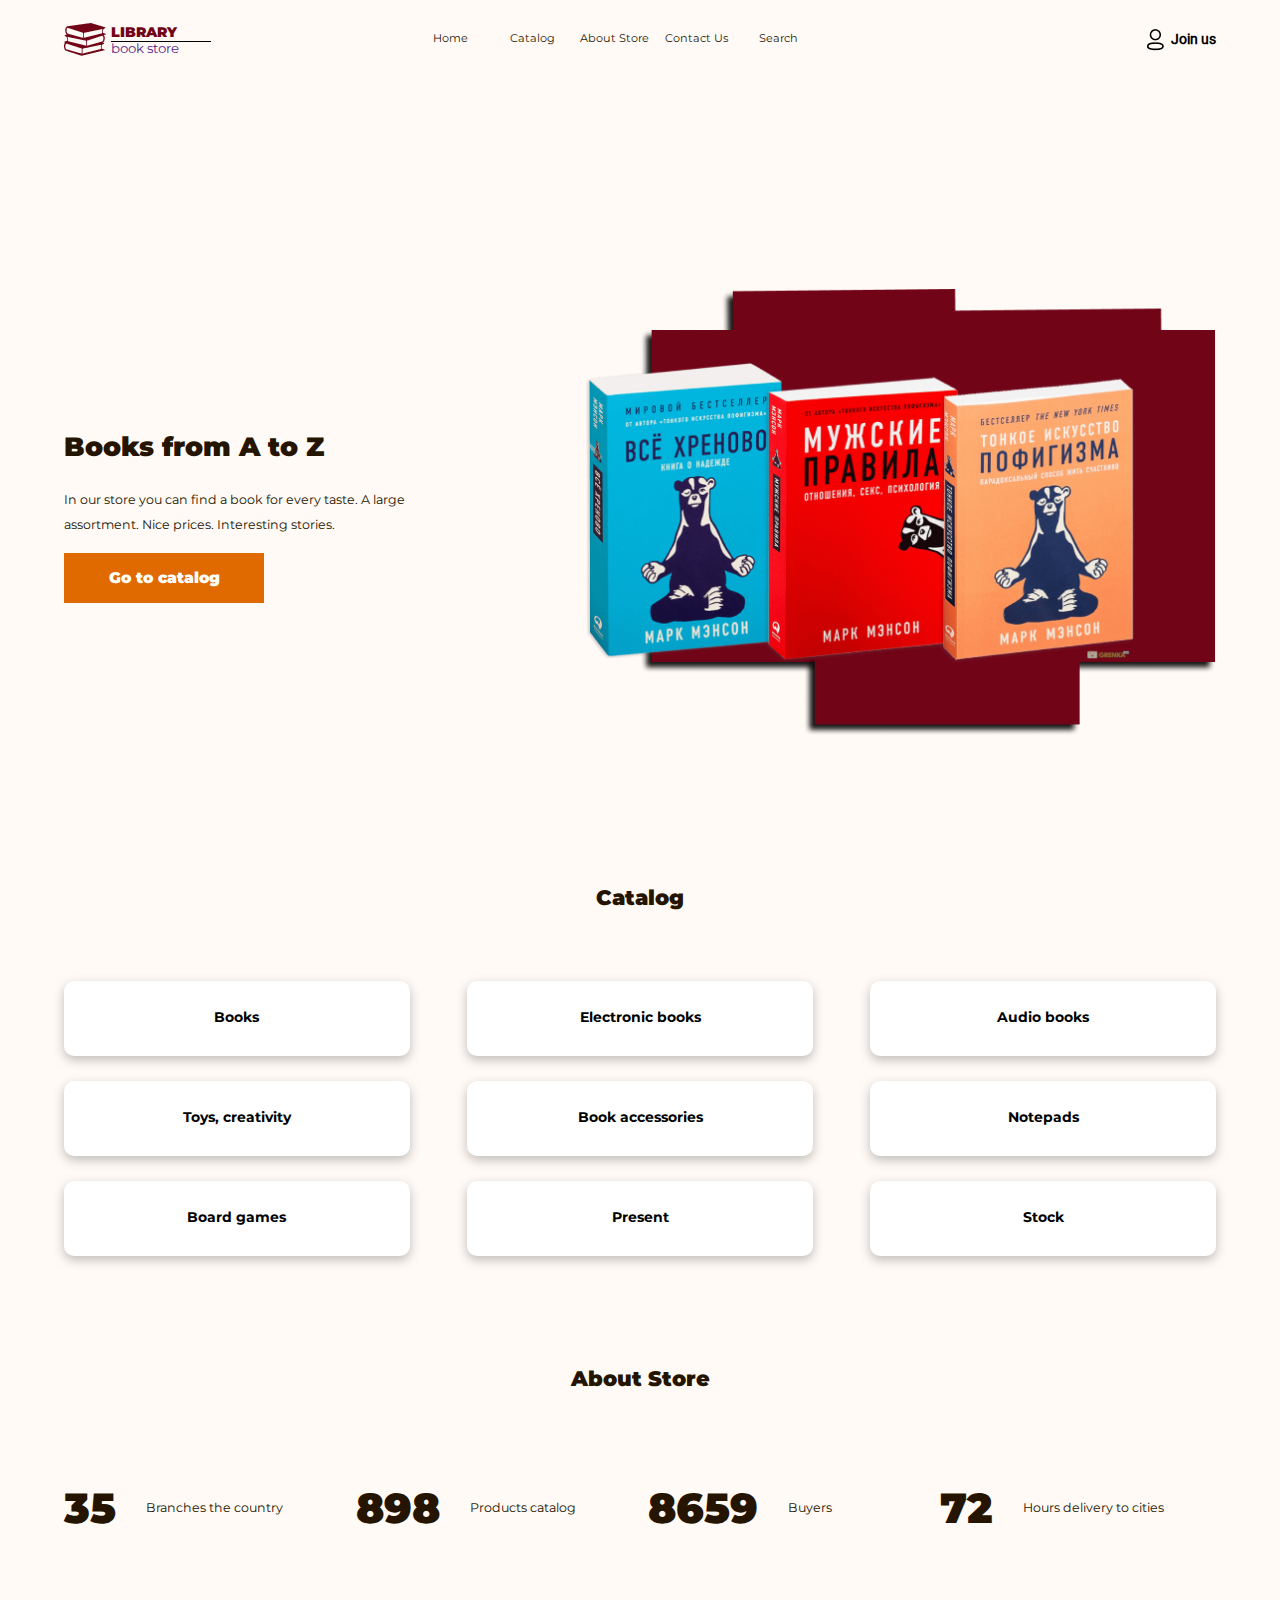
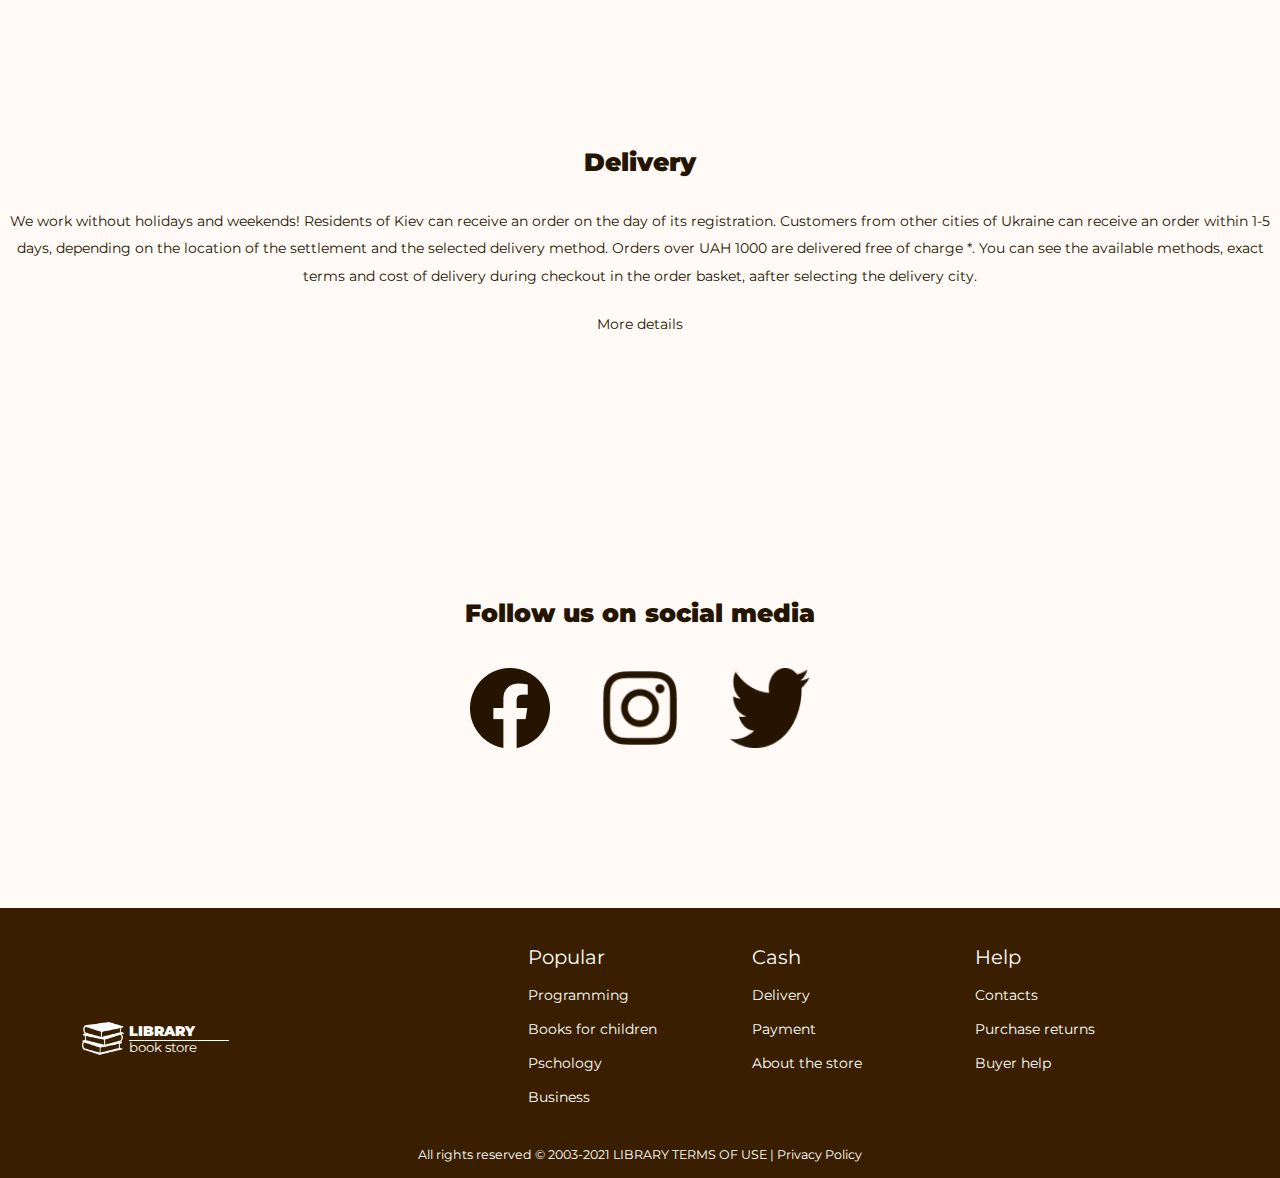
<file: index.html>
<!DOCTYPE html>
<html lang="en">
<head>
    <meta charset="UTF-8">
    <meta name="viewport" content="width=device-width, initial-scale=1.0">
    <meta name="author" content="Mahammad">
    <meta name="keywords" content="book, bookstore, famous books">
    <meta name="description" content="Bookstore of all famous books">

    <link rel="stylesheet" href="./assets/css/reset.css">
    <link rel="stylesheet" href="./assets/css/color/color.css">
    <link rel="stylesheet" href="./assets/css/font/font.css">
    <link rel="stylesheet" href="./assets/css/general.css">
    <link rel="stylesheet" href="./assets/css/main_page/header.css">
    <link rel="stylesheet" href="./assets/css/main_page/section_first.css">
    <link rel="stylesheet" href="./assets/css/main_page/section_second.css">
    <link rel="stylesheet" href="./assets/css/main_page/section_third_fourth.css">
    <link rel="stylesheet" href="./assets/css/main_page/section_fivth.css">
    <link rel="stylesheet" href="./assets/css/main_page/join_us.css">
    <link rel="stylesheet" href="./assets/css/main_page/footer.css">
    <!-- Icon image -->
    <link rel="icon" href="./assets/images/header_logo.png">

    <title>Bookstore</title>
</head>
<body>
    
<!-- Creating header -->
    <header class="header">
        <nav>
            <ul>
                <!-- First li with logo and text -->
                <li id="first">
                    <a href="">
                        <img src="./assets/images/header_logo.png" alt="logo" title="Bookstore">
                        <div class="header_logo_text">
                            <p class="header_logo_text_first">
                                library
                            </p>
                            <p class="header_logo_text_second">
                                book store
                            </p>
                        </div>
                    </a>
                </li>
                <!-- First li with logo and text -->
                
                <!-- List with links 
                It should be in center so i made  its with 50% and it putted automatically-->
                <li class="second_list" id="links">
                    <ul>
                        <li>
                            <a href="#">Home</a>
                        </li>
                        
                        <li>
                            <a href="./pages/catalog.html">Catalog</a>
                        </li>
                        
                        <li>
                            <a href="#">About Store</a>
                        </li>
                        
                        <li>
                            <a href="#">Contact Us</a>
                        </li>
                        
                        <li>
                            <a href="#">Search</a>
                        </li>
                    </ul>
                    <img id="image_nav" src="./assets/images/header_logo.png" alt="">
                </li>
                <!-- List with links -->

                <!-- List with logo and join -->
                <li>
                    <img id="join_us" src="./assets/images/header_person_icon.png" alt="join" title="join">
                    <p id="join_us_p">
                        Join us
                    </p>
                    <div id="hamburger" class="hamburger">
                        <span class="span_ham"></span>
                        <span class="span_ham"></span>
                        <span class="span_ham"></span>
                    </div>
                </li>
                <!-- End of list with logo -->
            </ul>
        </nav>
    </header>
<!-- Header is done -->

<!-- Join_us section will be absolute for cover all page -->
<section id="join_us_panel" class="join_us">
    <div class="exit">
        <img src="./assets/images/exit_image.png" alt="exit" title="exit">
    </div>
    <form>
        <p class="join_text">
            Join Us
        </p>
        <input type="text" name="fullName" id="fullname" placeholder="Full name">
        <input type="email" name="email" id="email" placeholder="Email">
        <button id="join_button" type="submit">Join</button>
    </form>
</section>
<!-- End of join us -->

<main>
    
    <section class="sec_1">
        <article>
            <h1>
                Books from A to Z
            </h1>
            <p>
                In our store you can find a book for every taste. A large assortment. Nice prices. Interesting stories.
            </p>
            <button id="go_to_catalog_button">
                Go to catalog
            </button>
        </article>
        <div class="right_side">
            <img src="./assets/images/section_one_books.png" alt="books" title="books">
        </div>
    </section>

    <section class="sec_2">
        <h2>
            Catalog
        </h2>
        <div class="catalog">
            
            <div>
                <span>
                    Books
                </span>
            </div>
            <div>
                <span>
                    Electronic books
                </span>
            </div>
            <div>
                <span>
                    Audio books
                </span>
            </div>
            <div>
                <span>
                    Toys, creativity
                </span>
            </div>
            <div>
                <span>
                    Book accessories
                </span>
            </div>
            <div>
                <span>
                    Notepads
                </span>
            </div>
            <div>
                <span>
                    Board games
                </span>
            </div>
            <div>
                <span>
                    Present
                </span>
            </div>
            <div>
                <span>
                    Stock
                </span>
            </div>

        </div>
    </section>

    <section class="sec_3">
        <h3>
            About Store
        </h3>
        <div>
            <article>
                <p>
                    35
                </p>
                <span>
                    Branches  the country
                </span>
            </article>

            <article>
                <p>
                    898
                </p>
                <span>
                    Products  catalog
                </span>
            </article>

            <article>
                <p>
                    8659
                </p>
                <span>
                    Buyers
                </span>
            </article>

            <article>
                <p>
                    72
                </p>
                <span>
                    Hours delivery to cities       
                </span>
            </article>
        </div>
    </section>

    <section class="sec_4">
        <h4>
            Delivery
        </h4>
        <p class="we_work"> 
            We work without holidays and weekends! Residents of Kiev can receive an order on the day of its registration. Customers from other cities of Ukraine can receive an order within 1-5 days, depending on the location of the settlement and the selected delivery method. Orders over UAH 1000 are delivered free of charge *. You can see the available methods, exact terms and cost of delivery during checkout in the order basket, aafter selecting the delivery city. <br>
            
        </p>
        <a href="#" class="more_details">
            More details
        </a>
        
    </section>

    <section class="sec_5">
        <h6>
            Follow us on social media
        </h6>
        <div class="contacts">
            <img src="./assets/images/icons_facebook-fill.png" alt="">
            <img src="./assets/images/icons_instagram-fill.png" alt="">
            <img src="./assets/images/twitter.png" alt="">
        </div>
    </section>
</main>

<footer>
    <nav>
        <ul>
            <li id="firstt">
                <a href="">
                    <img src="./assets/images/white_books.png" alt="logo" title="Bookstore">
                    <div class="header_logo_text">
                        <p class="header_logo_text_first">
                            library
                        </p>
                        <p class="header_logo_text_second">
                            book store
                        </p>
                    </div>
                </a>
            </li>

            <li>
                <span class="list_first_description">
                    Popular
                </span>
                <span>Programming</span>
                <span>Books for children</span>
                <span>Pschology</span>
                <span>Business</span>
            </li>

            <li>
                <span class="list_first_description">
                    Cash
                </span>
                <span>Delivery</span>
                <span>Payment</span>
                <span>About the store</span>
            </li>

            <li>
                <span class="list_first_description">
                    Help
                </span>
                <span>Contacts</span>
                <span>Purchase returns</span>
                <span>Buyer help</span>
            </li>
        </ul>
    </nav>

    <small>
        All rights reserved © 2003-2021 LIBRARY TERMS OF USE | Privacy Policy
    </small>


    <div class="absolute">
        <div class="absolute_up">
            <a href="">
                <img src="./assets/images/white_books.png" alt="">
                <div class="absolute_logo_text">
                    <p class="absolute_logo_text_first">
                        library
                    </p>
                    <p class="absolute_logo_text_second">
                        book store
                    </p>
                </div>
            </a>
        </div>

        <div class="absolute_middle">
            <div class="nav">
                <ul>
                    <li>
                        <a href="">
                            Home
                        </a>
                    </li>

                    <li>
                        <a href="">
                            Catalog
                        </a>
                    </li>

                    <li>
                        <a href="">
                            About
                        </a>
                    </li>

                    <li>
                        <a href="">
                            Contact us
                        </a>
                    </li>

                    <li>
                        <a href="">
                            Search
                        </a>
                    </li>
                </ul>
            </div>
        </div>

        <div class="absolute_low">
            <p>
                Library Bookstore EACamp © 2003-2021
            </p>
        </div>
    </div>
</footer>



<script src="./assets/javascript/hamburger.js"></script>
<script src="./assets/javascript/join_us.js"></script>
</body>
</html>
</file>
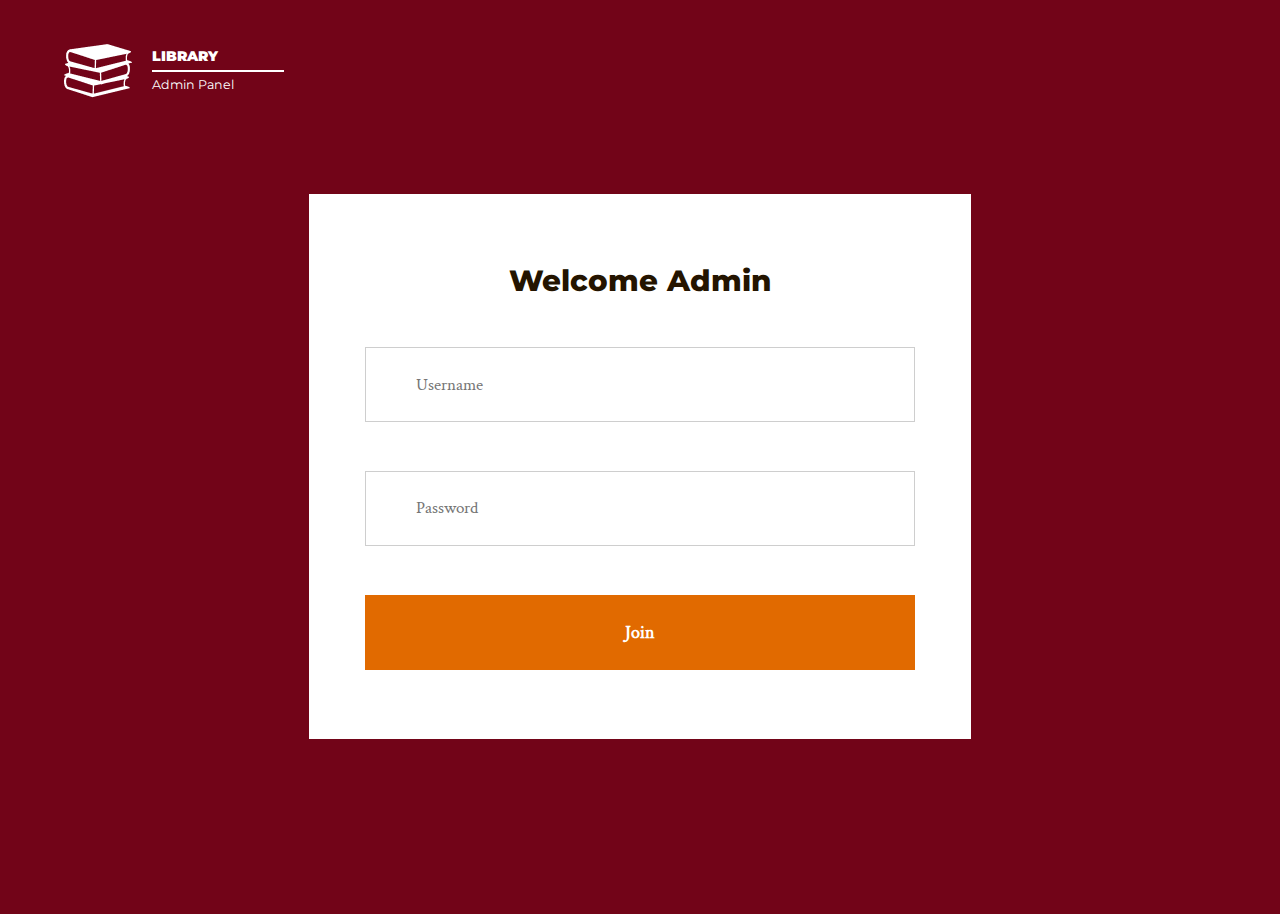
<file: pages/admin.html>
<!DOCTYPE html>
<html lang="en">
<head>
    <meta charset="UTF-8">
    <meta name="author" content="Mahammad">
    <meta name="keywords" content="author page">
    <meta name="viewport" content="width=device-width, initial-scale=1.0">

    <link rel="stylesheet" href="../assets/css/color/color.css">
    <link rel="stylesheet" href="../assets/css/font/font.css">
    <link rel="stylesheet" href="../assets/css/reset.css">
    <link rel="stylesheet" href="../assets/css/general.css">
    <link rel="stylesheet" href="../assets/css/admin/adminMain.css">

    <title>Admin Panel</title>
</head>
<body>
<!-- Creating header section with link to main page -->
    <header>
        <nav>
            <ul>
                <li>
                    <a href="../index.html">
                        <img src="../assets/images/white_books.png" alt="">
                        <div class="header_logo_text">
                            <p class="header_logo_text_first">
                                library
                            </p>
                            <p class="header_logo_text_second">
                                admin panel
                            </p>
                        </div>
                    </a> 
                </li>
            </ul>
        </nav>
    </header>
<!-- End of header section with navigation to main page -->
<!-- Main section with login credentials -->
    <main>
        <section>
            <div class="form" action="">
                <h1>Welcome Admin</h1>
                <input id="username" type="text" placeholder="Username" required>
                <input id="password" type="password" placeholder="Password" required>
                <button id="submit" type="submit">
                    Join
                </button>
            </div>
        </section>
    </main>


    <script src="../assets/javascript/adminLog.js"></script>
</body>
</html>
</file>
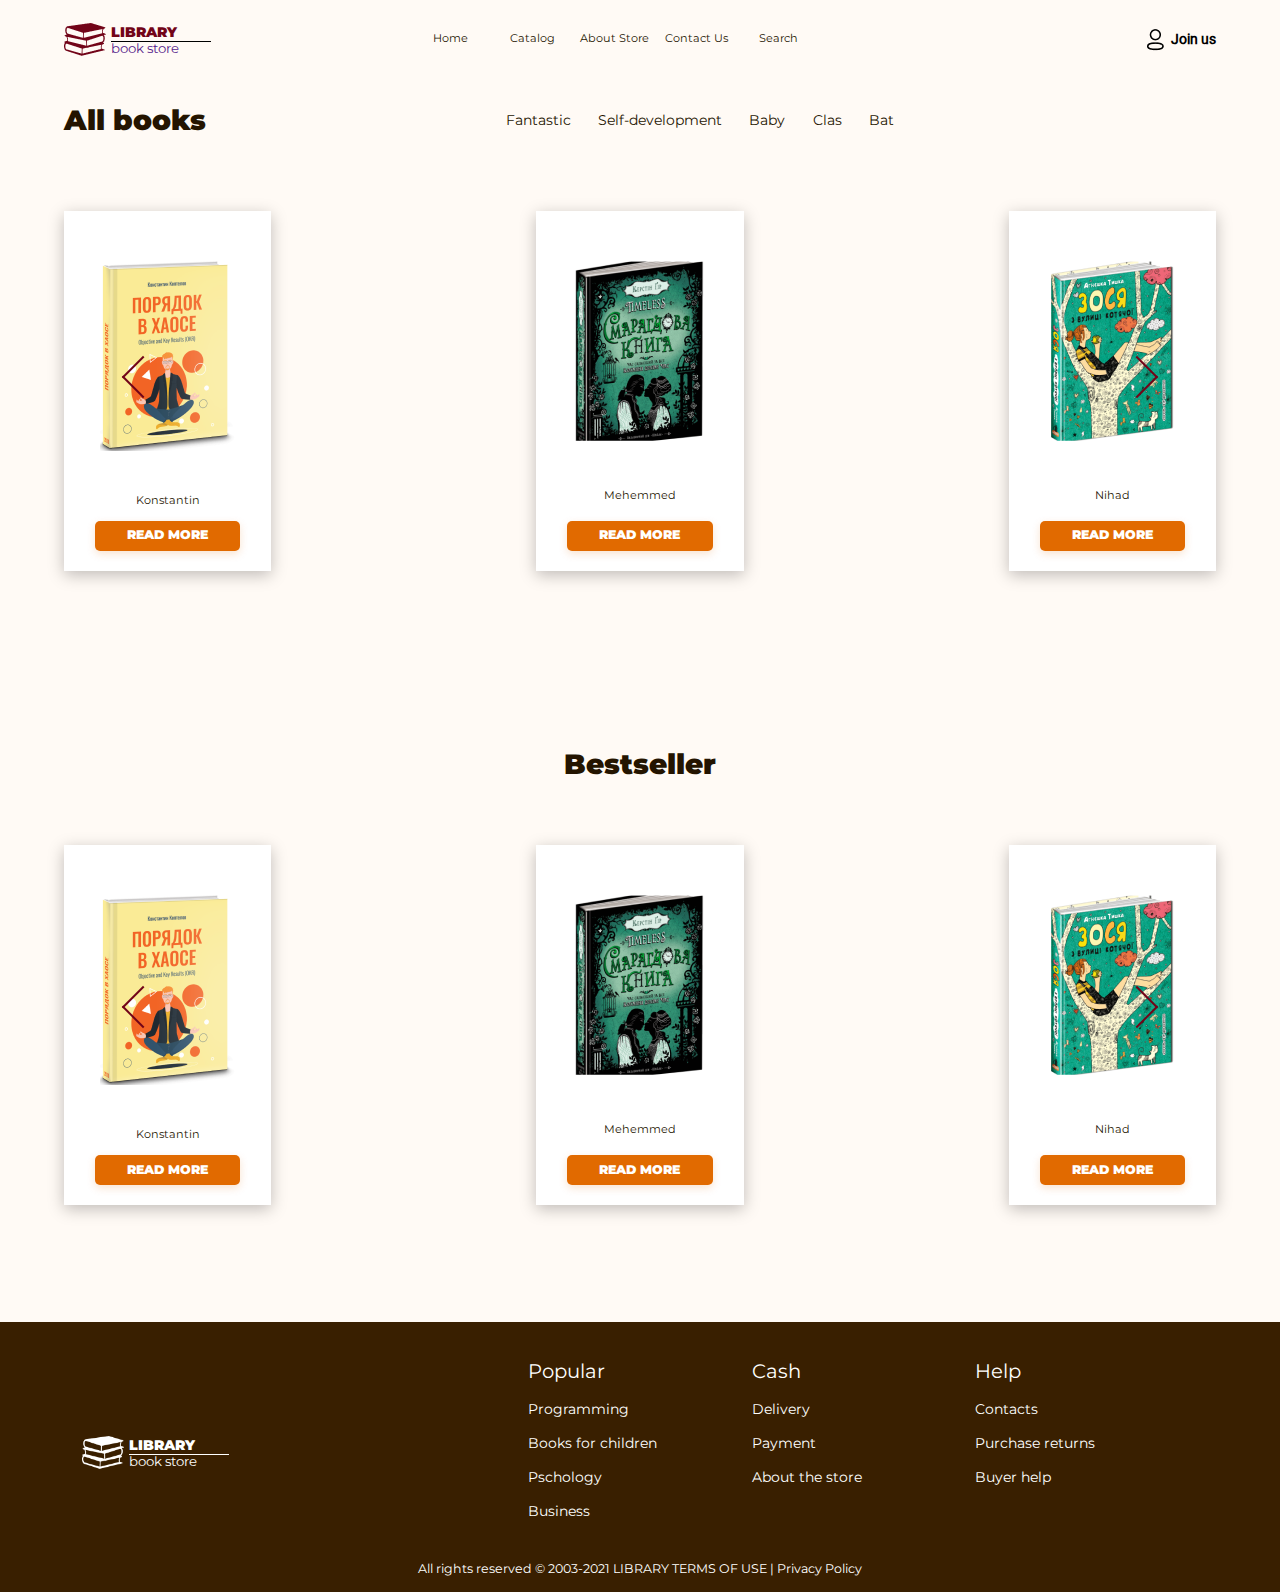
<file: pages/catalog.html>
<!DOCTYPE html>
<html lang="en">
<head>
    <meta charset="UTF-8">
    <meta name="viewport" content="width=device-width, initial-scale=1.0">
    <meta name="author" content="Mahammad">
    <meta name="keywords" content="book, bookstore, famous books">
    <meta name="description" content="Bookstore of all famous books">

    <!-- Styles links -->
    <link rel="stylesheet" href="../assets/css/reset.css">
    <link rel="stylesheet" href="../assets/css/general.css">
    <link rel="stylesheet" href="../assets/css/color/color.css">
    <link rel="stylesheet" href="../assets/css/font/font.css">
    <link rel="stylesheet" href="../assets/css/catalog_page/header.css">
    <link rel="stylesheet" href="../assets/css/catalog_page/first_section.css">
    <link rel="stylesheet" href="../assets/css/catalog_page/footer.css">
    <link rel="stylesheet" href="../assets/css/main_page/join_us.css">
    <!-- Icon link -->
    <link rel="icon" href="../assets/images/header_logo.png">

    <title>Catalog</title>

</head>
<body>
    
    <!-- Creating header -->
    <header class="header">
        <nav>
            <ul>
                <!-- First li with logo and text -->
                <li id="first">
                    <a href="">
                        <img src="../assets/images/header_logo.png" alt="logo" title="Bookstore">
                        <div class="header_logo_text">
                            <p class="header_logo_text_first">
                                library
                            </p>
                            <p class="header_logo_text_second">
                                book store
                            </p>
                        </div>
                    </a>
                </li>
                <!-- First li with logo and text -->
                
                <!-- List with links 
                It should be in center so i made  its with 50% and it putted automatically-->
                <li class="second_list" id="links">
                    <ul>
                        <li>
                            <a href="../index.html">Home</a>
                        </li>
                        
                        <li>
                            <a href="#">Catalog</a>
                        </li>
                        
                        <li>
                            <a href="#">About Store</a>
                        </li>
                        
                        <li>
                            <a href="#">Contact Us</a>
                        </li>
                        
                        <li>
                            <a href="#">Search</a>
                        </li>
                    </ul>
                    <img id="image_nav" src="../assets/images/header_logo.png" alt="">
                </li>
                <!-- List with links -->

                <!-- List with logo and join -->
                <li>
                    <img id="join_us" src="../assets/images/header_person_icon.png" alt="join" title="join">
                    <p id="join_us_p">
                        Join us
                    </p>
                    <div id="hamburger" class="hamburger">
                        <span class="span_ham"></span>
                        <span class="span_ham"></span>
                        <span class="span_ham"></span>
                    </div>
                </li>
                <!-- End of list with logo -->
            </ul>
        </nav>
    </header>
    <!-- Header is done -->


<!-- Join_us section will be absolute for cover all page -->
<section id="join_us_panel" class="join_us">
    <div class="exit">
        <img src="../assets/images/exit_image.png" alt="exit" title="exit">
    </div>
    <form>
        <p class="join_text">
            Join Us
        </p>
        <input type="text" name="fullName" id="fullname" placeholder="Full name">
        <input type="email" name="email" id="email" placeholder="Email">
        <button id="join_button" type="submit">Join</button>
    </form>
</section>
<!-- End of join us -->


    <main>
        <!-- All Books Section -->
        <section class="sec_1">
            <div class="sec_1_head">
                <h1>
                    All books
                </h1>
                <nav>
                    <ul>
                        <li>
                            <a href="">
                                Fantastic
                            </a>
                        </li>
                        <li>
                            <a href="">
                                Self-development
                            </a>
                        </li>
                        <li>
                            <a href="">
                                Baby
                            </a>
                        </li>
                        <li>
                            <a href="">
                                Clas
                            </a>
                        </li>
                        <li>
                            <a href="">
                                Bat
                            </a>
                        </li>
                    </ul>
                </nav>
            </div>
            <div id="firstCatalog" class="sec_1_books">
                
            </div>
            <button id="firstCatalogLeft" class="move_buttons"></button>
            <button id="firstCatalogRight" class="move_buttons"></button>
        </section>
        <!-- End of All Books Section -->
        <!-- Now we start to create section with best seller books - it will
        be the same as all books but small differences must be-->
        <section class="sec_2">
            <header class="sec_2_header">
                <h2>
                    Bestseller
                </h2>
            </header>
            <div id="secondCatalog" class="sec_1_books">
                                
            </div>
            <button id="secondCatalogLeft" class="move_buttons"></button>
            <button id="secondCatalogRight" class="move_buttons"></button>
        </section>
    </main>
    <!-- Footer of the page -->


    <footer>
        <nav>
            <ul>
                <li id="firstt">
                    <a href="">
                        <img src="../assets/images/white_books.png" alt="logo" title="Bookstore">
                        <div class="header_logo_text">
                            <p class="header_logo_text_first">
                                library
                            </p>
                            <p class="header_logo_text_second">
                                book store
                            </p>
                        </div>
                    </a>
                </li>
    
                <li>
                    <span class="list_first_description">
                        Popular
                    </span>
                    <span>Programming</span>
                    <span>Books for children</span>
                    <span>Pschology</span>
                    <span>Business</span>
                </li>
    
                <li>
                    <span class="list_first_description">
                        Cash
                    </span>
                    <span>Delivery</span>
                    <span>Payment</span>
                    <span>About the store</span>
                </li>
    
                <li>
                    <span class="list_first_description">
                        Help
                    </span>
                    <span>Contacts</span>
                    <span>Purchase returns</span>
                    <span>Buyer help</span>
                </li>
            </ul>
        </nav>
    
        <small>
            All rights reserved © 2003-2021 LIBRARY TERMS OF USE | Privacy Policy
        </small>
    
    
        <div class="absolute">
            <div class="absolute_up">
                <a href="">
                    <img src="../assets/images/white_books.png" alt="">
                    <div class="absolute_logo_text">
                        <p class="absolute_logo_text_first">
                            library
                        </p>
                        <p class="absolute_logo_text_second">
                            book store
                        </p>
                    </div>
                </a>
            </div>
    
            <div class="absolute_middle">
                <div class="nav">
                    <ul>
                        <li>
                            <a href="">
                                Home
                            </a>
                        </li>
    
                        <li>
                            <a href="">
                                Catalog
                            </a>
                        </li>
    
                        <li>
                            <a href="">
                                About
                            </a>
                        </li>
    
                        <li>
                            <a href="">
                                Contact us
                            </a>
                        </li>
    
                        <li>
                            <a href="">
                                Search
                            </a>
                        </li>
                    </ul>
                </div>
            </div>
    
            <div class="absolute_low">
                <p>
                    Library Bookstore EACamp © 2003-2021
                </p>
            </div>
        </div>
    </footer>

<script src="../assets/javascript/join_us.js"></script>
<script src="../assets/javascript/hamburger.js"></script>
<script src="../assets/javascript/catalogSwiper.js"></script>
</body>
</html>
</file>
<file: assets/css/color/color.css>
:root{
    /* text colors */
    --black: #000;
    --black_text: #241400;
    --white_text: #fff;
    --orange_text: #E16A00;
    --red_text: #720418;
    --gray_placeholder: #797667;
    --gray_text: #cecece;


    /* Backgrounds */
    --body_background: #FFFAF5;
    --orange_background: #E16A00;
    --footer_background: #391F00;
}
</file>
<file: assets/css/font/font.css>
@font-face {
    font-family: "Montserrat";
    src: url(../../fonts/Montserrat/Montserrat-VariableFont_wght.ttf);
}

@font-face {
    font-family: "Roboto";
    src: url(../../fonts/Roboto/Roboto-Regular.ttf),
            url(../../fonts/Roboto/Roboto-Bold.ttf);
}
@font-face {
    font-family: "Grimson";
    src: url(../../fonts/Crimson_Text/CrimsonText-Regular.ttf),
            url(../../fonts/Crimson_Text/CrimsonText-Bold.ttf),
            url(../../fonts/Crimson_Text/CrimsonText-BoldItalic.ttf),
            url(../../fonts/Crimson_Text/CrimsonText-SemiBold.ttf);
}
</file>
<file: assets/css/general.css>
body{
    font-size: 14px;
    background: var(--body_background);
    position: relative;
}

section{
    max-width: 1300px;
    width: 90%;
    margin: 0 auto;
}

    @media screen and (max-width: 768px){
        body{
            font-size: 18px;
        }
    }
</file>
<file: assets/css/main_page/header.css>
header{
    max-width: 1300px;
    width: 90%;
    margin: 0 auto;
    margin-top: 2vh;
    min-height: 44px;
}
header *{
    transition: .4s all ease;
}
    header nav{
        width: 100%;
        height: 100%;
        display: flex;
        justify-content: center;
        align-items: center;
    }
        header nav ul{
            position: relative;
            display: flex;
            justify-content: space-between;
            align-items: center;
            width: 100%;
            height: 100%;
        }
            header nav ul li#first{
                display: flex;
                justify-content: flex-start;
                align-items: center;
                width: 20%;
                height: 100%;
                max-width: 180px;
            }
                header nav ul li#first a{
                    display: flex;
                    column-gap: 5px;
                    text-decoration: none;
                    justify-content: flex-start;
                    align-items: center;
                    width: 100%;
                    height: 100%;
                }
                header nav ul li#first a:hover{
                    color: var(--orange_text);
                }
                    header nav ul li#first a img{
                        width: 42px;
                        height: 42px;
                    }
                    header nav ul li#first a div.header_logo_text{
                        display: flex;
                        flex-direction: column;
                        align-items: flex-start;
                        justify-content: center;
                    }
                        header nav ul li#first a div.header_logo_text .header_logo_text_first{
                            color: var(--red_text);
                            font-family: "Montserrat";
                            font-size: 1em;
                            font-style: normal;
                            font-weight: 900;
                            line-height: normal;
                            text-transform: uppercase;
                        }
                        header nav ul li#first a div.header_logo_text .header_logo_text_first::after{
                            display: block;
                            content: " ";
                            width: 100px;
                            height: 1px;
                            background: var(--black);
                        }
                        header nav ul li#first a div.header_logo_text .header_logo_text_second{
                            color: var(--, #241400);
                            font-family: "Montserrat";
                            font-size: 0.95em;
                            font-style: normal;
                            font-weight: 400;
                            line-height: 100%;
                        }
                /* List with links */
               
        header nav ul li:nth-child(2){
            justify-content: center;
            align-items: center;
            width: 50%;
            max-width: 400px;
            height: 100%;
        }
            header nav ul li:nth-child(2) ul{
                display: flex;
                column-gap: 10px;
                align-items: center;
                justify-content: space-between;
                width: 100%;
                height: 100%;
            }
                header nav ul li:nth-child(2) ul li{
                    min-width: 18%;
                    display: flex;
                    justify-content: center;
                    align-items: center;
                    text-align: center;
                }
                header nav ul li:nth-child(2) img{
                    display: none;
                }
                    header nav ul li:nth-child(2) ul li a{
                        font-family: "Montserrat";
                        font-size: 0.8em;
                        font-style: normal;
                        font-weight: 400;
                        line-height: 196.187%;
                        text-decoration: none;
                        color: var(--black_text)
                    }
                    header nav ul li:nth-child(2) ul li a:hover{
                        color: var(--orange_text);
                    }
                /* End of list with links */
        header nav ul li:nth-child(3){
            width: 20%;
            display: flex;
            align-items: center;
            justify-content: flex-end;
            height: 100%;
            column-gap: 5px;
        }
        header nav ul li:nth-child(3) img{
            cursor: pointer;
        }
            header nav ul li:nth-child(3) p{
                cursor: pointer;
                color: var(--, #241400);
                font-family: "Roboto";
                font-size: 14px;
                font-style: normal;
                font-weight: 900;
                line-height: normal;
                cursor: pointer;
                text-decoration: none;
            }
            header nav ul li:nth-child(3) p a:hover{
                color: var(--orange_text);
            }

            .span_ham{
                width: 20px;
                height: 3px;
                background: #000;
            }
            header nav ul li:nth-child(3) div.hamburger{
                display: none;
                flex-direction: column;
                justify-content: space-around;
                align-items: center;
                width: 50px;
                height: 25px;
            }
            

            @media screen and (max-width:768px){
                header{
                    margin-bottom: 50px;
                }
                
                header nav ul li:nth-child(3) p{
                    display: none;
                }
                header nav ul li:nth-child(3) div.hamburger {
                    display: flex;
                }

                    header nav ul li#first{
                        width: 50%;
                    }
                        header nav ul li#first a{
                            font-size: 1.2em;
                        }


                .second_list{
                    position: absolute;
                    left: 0;
                    right: 0;
                    top: 60px;
                    margin-left: auto;
                    display: none;
                    margin-left: auto;
                    min-width: 100%;
                    margin-right: auto;
                    min-height: 180px;
                    border-top: 2px solid gray;
                    border-bottom: 2px solid gray;
                    padding-top: 5px;
                }
                    
                    .second_list ul{
                        flex-direction: column;
                        justify-content: space-evenly;
                        align-items: flex-start;
                        column-gap: 20px;
                        max-width: 60%;
                        min-height: 150px;
                    }
                    #links ul li{
                        display: flex;
                        justify-content: flex-start;
                        align-items: flex-start;
                        width: 100%;
                        height: 100%;
                    }
                        #links ul li a{
                            line-height: 20px;
                            padding: 0;
                            font-size: 1.1em;
                        }

                .second_list img{
                    max-width: 40%;
                    display: inline-block;
                    width: 40%;
                    padding: 50px;
                }

               
            }


            .enable{
                display: flex;
            }
</file>
<file: assets/css/main_page/section_first.css>
.sec_1{
    margin-top: 150px;
    min-height: 600px;
    display: flex;
    justify-content: space-between;
    align-items: center;
    flex-wrap: wrap;
}
    .sec_1 article{
        max-width: 370px;
        width: 50%;
        min-height: 180px;
        display: flex;
        flex-direction: column;
        align-items: flex-start;
        row-gap: 15px;
    }
        .sec_1 article h1{
            color: var(--black_text);
            font-family: "Montserrat";
            font-size: 1.9em;
            font-style: normal;
            font-weight: 900;
            line-height: 196.187%;
        }
        .sec_1 article p{
            color: var(--black_text);
            font-family: "Montserrat";
            font-size: 0.9em;
            font-style: normal;
            font-weight: 400;
            line-height: 196.187%; 
        }
        .sec_1 article button{
            width: 200px;
            background-color: var(--orange_background);
            color: var(--white_text);
            min-height: 50px;
            text-align: center;
            color: #FFF;
            font-family: "Montserrat";
            font-size: 1.1em;
            font-style: normal;
            font-weight: 900;
            line-height: 196.187%;
            border: none;
        }
    .sec_1 .right_side{
        width: 50%;
        max-width: 630px;
        height: 488px;
        background: url(../../images/Section_one_fone.png);
        background-position: center;
        background-repeat: no-repeat;
        background-size: contain;
        position: relative;
        display: flex;
        align-items: center;
    }
    .sec_1 .right_side img{
        width: 100%;
        position: absolute;
        left: -10%;
        max-width: 560px;
        height: 100%;
        max-height: 310px;
    }


    @media screen and (max-width: 1180px){

        .sec_1 .right_side img{
            height: 250px;
        }
    }

    @media screen and (max-width: 768px){
        .sec_1{
            margin-top: 10px;
            flex-direction: column;
            height: 460px;
            align-items: center;
        }
            .sec_1 article{
                width: 100%;
                align-items: center;
            }
            .sec_1 article h1{
                font-size: 1.6em;
            }
                .sec_1 article h1, .sec_1 article p, .sec_1 article button{
                    width: 100%;
                }

            .sec_1 .right_side{
                height: 200px;
                width: 80%;
                position: relative;
            }
        
        .sec_1 .right_side img{
            height: 70%;
            position: absolute;
            width: 80%;
            max-width: 270px;
            left: 5%;
        }
    }
</file>
<file: assets/css/main_page/section_second.css>
.sec_2{
    display: flex;
    flex-direction: column;
    align-items: center;
    text-align: center;
    min-height: 400px;
    margin-top: 5vh;
}
.sec_2 *{
    transition: .4s all ease
}
    .sec_2 h2{
        color: var(--black_text);
        font-family: "Montserrat";
        font-size: 1.5em;
        font-style: normal;
        font-weight: 900;
        margin: 20px auto 50px auto;
        line-height: 196.187%; 
    }
        .sec_2 div.catalog{
            display: flex;
            flex-flow: row wrap;
            justify-content: space-between;
            align-items: center;
            width: 100%;
            min-height: 300px;
        }
            .sec_2 div.catalog div{
                display: flex;
                justify-content: center;
                align-items: center;
                width: 30%;
                height: 30%;
                min-height: 75px;
                background: var(--white_text);
                box-shadow:  0px 4px 11px 0px rgba(0, 0, 0, 0.25);
                border-radius: 10px;
            }
            .sec_2 div.catalog div:hover{
                transform: scale(1.1);
                cursor: pointer;
            }
            .sec_2 div.catalog div:hover span{
                font-size: 1.5em;
            }
                .sec_2 div.catalog div span{
                    color: var(--, #241400);
                    font-family: "Montserrat";
                    font-size: 1em;
                    font-style: normal;
                    font-weight: 700;
                    line-height: 196.187%;
                }

        @media screen and (max-width: 768px){
            .sec_2 div.catalog{
                min-height: 800px;
                flex-direction: column;
                gap: 15px;
            }
            .sec_2 div.catalog div{
                width: 80%;
            }
        }
</file>
<file: assets/css/main_page/section_third_fourth.css>
.sec_3{
    display: flex;
    row-gap: 50px;
    flex-direction: column;
    min-height: 200px;
    margin-top: 10vh;
}
    .sec_3 h3{
        width: 100%;
        height: 50px;
        text-align: center;
        color: var(--black_text);
        font-family: "Montserrat";
        font-size: 1.5em;
        font-style: normal;
        font-weight: 900;
        line-height: 196.187%;
    }
    .sec_3 div{
        display: flex;
        justify-content: space-between;
        align-items: center;
        flex-flow: row wrap;
        min-height: 100px;
        width: 100%;
    }
        .sec_3 div article{
            width: 24%;
            height: 100%;
            display: flex;
            column-gap: 30px;
            align-items: center;
        }
        .sec_3 div article p{
            color: var(--black_text);
            font-family: "Montserrat";
            font-size: 3em;
            font-style: normal;
            font-weight: 900;
            line-height: 196.187%;
        }
        .sec_3 div article span{
            color: var(--black_text);
            font-family: "Montserrat";
            font-size: 0.9em;
            font-style: normal;
            font-weight: 400;
            line-height: 196.187%;
        }

@media screen and (max-width:768px){
    .sec_3 div{
        flex-direction: column;
    }
    .sec_3 div article{
        width: 80%;
    }    
}
        /* Section fourth */

.sec_4{
    margin-top: 20vh;
    width: 100%;
    min-height: 200px;
    display: flex;
    flex-direction: column;
    align-items: center;
    justify-content: space-between;
}
    .sec_4 h4{
        color: var(--black_text);
        font-family: "Montserrat";
        font-size: 1.8em;
        font-style: normal;
        font-weight: 900;
        line-height: 196.187%;
    }
    .sec_4 p.we_work, .sec_4 a.more_details{
        color: #241400;
        text-align: center;
        font-family: "Montserrat";
        font-size: 1em;
        font-style: normal;
        font-weight: 400;
        line-height: 196.187%;
        text-decoration: none;
    }

@media screen and (max-width:768px){
    .sec_4{
        margin-top: 10vh;
    }
        .sec_4 p.we_work{
            width: 80%;
            text-align: justify;
            justify-content: center;
        }
        .sec_4 a.more_details{
            text-align: center;
            width: 80%;
        }
}
</file>
<file: assets/css/main_page/section_fivth.css>
.sec_5{
    display: flex;
    flex-direction: column;
    justify-content: center;
    row-gap: 30px;
    min-height: 300px;
    align-items: center;
    margin-top: 20vh;
}
    .sec_5 h6{
        color: var(--black_text);
        font-family: "Montserrat";
        font-size: 25px;
        font-style: normal;
        font-weight: 900;
        line-height: 196.187%;
    }
    .sec_5 div.contacts{
        display: flex;
        column-gap: 50px;
        justify-content: space-between;
        align-items: center;
    }
        .sec_5 div.contacts img{
            cursor: pointer;
            width: 80px;
            height: 80px;
        }



@media screen and (max-width:768px){
    .sec_5{
        margin-top: 10vh;
        text-align: center;
    }
        .sec_5 div.contacts img{
            cursor: pointer;
            width: 60px;
            height: 60px;
        }
}
</file>
<file: assets/css/main_page/join_us.css>
.join_us{
    position: fixed;
    top: 0;
    right: 0;
    min-width: 100%;
    height: 100vh;
    background: rgba(0, 0, 0, 0.50);
    display: none;
    z-index: 20;
    flex-direction: column;
    justify-content: center;
    align-items: center;
}
    .join_us .exit{
        position: absolute;
        top: 10px;
        right: 10px;
        cursor: pointer;
        margin: 10px;
    }
    .join_us form{
        display: flex;
        flex-direction: column;
        justify-content: space-evenly;
        align-items: center;
        width: 680px;
        height: 555px;
        background: var(--white_text);
    }
        .join_us form p{
            color: #000;
            text-align: center;
            font-family: "Montserrat";
            font-size: 3em;
            font-style: normal;
            font-weight: 700;
            line-height: normal;
            width: 40%;
        }
        .join_us form input{
            width: 80%;
            max-width: 560px;
            height: 80px;
            max-height: 80px;
            border: 1px solid var(--gray_text);
            padding-left: 30px;
            color: var(--gray_placeholder);
            font-family: "Grimson";
            font-size: 1.4em;
            font-style: normal;
            font-weight: 400;
            line-height: normal;
        }
        .join_us button{
            margin-top: 50px;
            width: 80%;
            max-width: 560px;
            height: 80px;
            max-height: 80px;
            background: var(--orange_background);
            color: var(--white_text);
            border: none;
            outline: none;
            color: #FFF;
            text-align: center;
            font-family: "Crimson";
            font-size: 1.4em;
            font-style: normal;
            font-weight: 700;
            line-height: normal;
            cursor: pointer;
        }

@media screen and (max-width: 768px){
    .join_us{
        background: rgba(24, 14, 0, 0.9);
    }
    .join_us form{
        justify-content: space-evenly;
        width: 80%;
        height: 50%;
    }
        .join_us form p{
            width: 90%;
            font-size: 1.8em;
        }
        .join_us form input, .join_us form button{
            height: 50px;
            font-size: 1em;
        }
        .join_us form button{
            margin: 10px;
        }
}
</file>
<file: assets/css/main_page/footer.css>
footer{
    position: relative;
    color: var(--white_text);
    width: 100%;
    min-height: 270px;
    background: var(--footer_background);
    display: flex;
    flex-direction: column;
    justify-content: space-between;
    padding: 40px 20px 10px 20px;
    align-items: center;
    margin-top: 10vh;
}
    footer nav{
        width: 90%;
        height: 180px;
        display: flex;
        justify-content: center;
        align-items: center;
    }
        footer nav ul{
            display: flex;
            justify-content: space-between;
            align-items: center;
            width: 100%;
            height: 100%;
        }
            footer nav ul li{
                display: flex;
                flex-direction: column;
                align-items: flex-start;
                row-gap: 20px;
                justify-content: flex-start;
                height: 100%;
                width: 20%;
            }
                footer nav ul li span{
                    color: var(--white_text);
                    font-family: "Montserrat";
                    font-size: 1em;
                    font-style: normal;
                    font-weight: 400;
                    line-height: 100%;
                }
                footer nav ul li span.list_first_description{
                    color: var(--white_text);
                    font-family: "Montserrat";
                    font-size: 1.4em;
                    font-style: normal;
                    font-weight: 400;
                    line-height: 100%;
                }
            
            footer nav ul li#firstt{
                display: flex;
                justify-content: center;
                align-items: center;
                width: 40%;
                min-height: 100%;
                max-width: 300px;
            }
                footer nav ul li#firstt a{
                    display: flex;
                    column-gap: 5px;
                    text-decoration: none;
                    justify-content: flex-start;
                    align-items: center;
                    width: 100%;
                    height: 100%;
                }
                footer nav ul li#firstt a:hover{
                    color: var(--orange_text);
                }
                    footer nav ul li#firstt a img{
                        width: 42px;

                        height: 42px;
                    }
                    footer nav ul li#firstt a div.header_logo_text{
                        display: flex;
                        flex-direction: column;
                        align-items: flex-start;
                        justify-content: center;
                    }
                        footer nav ul li#firstt a div.header_logo_text .header_logo_text_first{
                            color: var(--white_text);
                            font-family: "Montserrat";
                            font-size: 1em;
                            font-style: normal;
                            font-weight: 900;
                            line-height: normal;
                            text-transform: uppercase;
                        }
                        footer nav ul li#firstt a div.header_logo_text .header_logo_text_first::after{
                            display: block;
                            content: " ";
                            width: 100px;
                            height: 1px;
                            background: var(--white_text);
                        }
                        footer nav ul li#firstt a div.header_logo_text .header_logo_text_second{
                            color: var(--white_text);
                            font-family: "Montserrat";
                            font-size: 0.95em;
                            font-style: normal;
                            font-weight: 400;
                            line-height: 100%;
                        }
            footer nav ul li:nth-child(2){
                margin-left: auto;
            }

    footer small{
        color: var(--white_text);
        font-family: "Montserrat";
        font-size: 0.9em;
        font-style: normal;
        font-weight: 400;
        line-height: 196.187%;
    }
/* Absolute side */
    .absolute{
        display: none;
    }


@media screen and (max-width:768px){
    footer nav, footer small{
        display: none;
    }
    footer{
        height: 220px;
        padding: 20px;
        padding-top: 40px;
    }


    .absolute{
        color: var(--white_text);
        width: 100%;
        height: 100%;
        display: flex;
        flex-direction: column;
        justify-content: space-between;
        align-items: center;
    }
        .absolute .absolute_up{
            height: 50px;
            display: flex;
            justify-content: center;
            align-items: center;
            width: 100%;
        }
            .absolute .absolute_up a{
                color: var(--white_text);
                text-decoration: none;
                display: flex;
                column-gap: 20px;
                justify-content: center;
                align-items: center;
            }
            .absolute .absolute_up a{
                display: flex;
                column-gap: 5px;
                text-decoration: none;
                justify-content: center;
                align-items: center;
                width: 100%;
                height: 100%;
            }
            .absolute .absolute_up a:hover{
                color: var(--orange_text);
            }
            .absolute .absolute_up a img{
                    width: 80px;
                    height: 80px;
                }
                .absolute .absolute_up a div.absolute_logo_text{
                    display: flex;
                    flex-direction: column;
                    align-items: flex-start;
                    justify-content: center;
                }
                .absolute .absolute_up a div.absolute_logo_text .absolute_logo_text_first{
                        color: var(--white_text);
                        font-family: "Montserrat";
                        font-size: 1em;
                        font-style: normal;
                        font-weight: 900;
                        line-height: normal;
                        text-transform: uppercase;
                    }
                    .absolute .absolute_up a div.absolute_logo_text .absolute_logo_text_first::after{
                        display: block;
                        content: " ";
                        width: 100px;
                        height: 1px;
                        background: var(--white_text);
                    }
                    .absolute .absolute_up a div.absolute_logo_text .absolute_logo_text_second{
                        color: var(--, #241400);
                        font-family: "Montserrat";
                        font-size: 0.95em;
                        font-style: normal;
                        font-weight: 400;
                        line-height: 100%;
                    } 



        .absolute .absolute_middle{
            width: 100%;
            height: 80px;
            color: var(--white_text);
            display: flex;
            justify-content: center;
            align-items: center;
        }
            .absolute .absolute_middle .nav, .absolute .absolute_middle .nav ul{
                width: 100%;
                height: 100%;
            }
                .absolute .absolute_middle .nav ul{
                    display: flex;
                    justify-content: space-evenly;
                    align-items: center;
                } 
                    .absolute .absolute_middle .nav ul li a{
                        color: var(--white_text);
                        font-family: "Montserrat";
                        font-size: 0.8em;
                        font-style: normal;
                        font-weight: 400;
                        line-height: 196.187%;
                        text-decoration: none;
                        cursor: pointer;
                    }




        .absolute .absolute_low{
            height: 60px;
        }
        .absolute .absolute_low::before{
            margin-bottom: 20px;
            display: block;
            content: "";
            width: 100%;
            height: 2px;
            background: gray;

        }
            .absolute .absolute_low p{
                color: var(--white_text);
                text-align: center;
                font-family: "Montserrat";
                font-size: 1em;
                font-style: normal;
                font-weight: 400;
                line-height: 150%;
            }

}
</file>
<file: assets/css/admin/adminMain.css>
body{
    background: var(--red_text);
}
header{
    max-width: 1300px;
    width: 90%;
    margin: 0 auto;
    margin-top: 4vh;
    min-height: 44px;
}
header *{
    transition: .4s all ease;
}
    header nav{
        width: 100%;
        height: 100%;
        display: flex;
        justify-content: flex-start;
        align-items: center;
    }
        header nav ul{
            width: 100%;
            height: 100%;
        }
            header nav ul li{
                display: flex;
                height: 100%;
                align-items: center;
                justify-content: flex-start;
            }   
                header nav ul li a{
                    display: flex;
                    justify-content: space-between;
                    align-items: center;
                    column-gap: 20px;
                    height: 100%;
                    color: var(--white_text);
                    text-decoration: none;
                }
                header nav ul li a .header_logo_text{
                    display: flex;
                    flex-direction: column;
                    align-items: flex-start;
                    justify-content: space-between;
                    height: 100%;
                }
                    header nav ul li a .header_logo_text .header_logo_text_first{
                        color: var(--white_text);
                        font-family: "Montserrat";
                        font-size: 1em;
                        font-style: normal;
                        font-weight: 900;
                        line-height: 2em;
                        text-transform: uppercase;
                        height: 50%;
                    }
                    header nav ul li a .header_logo_text .header_logo_text_first:after{
                        display: block;
                        content: " ";
                        background: var(--white_text);
                        width: 200%;
                        height: 2px;
                    }
                    header nav ul li a .header_logo_text .header_logo_text_second{
                        color: var(--white_text);
                        font-family: "Montserrat";
                        font-size: 0.9em;
                        font-style: normal;
                        font-weight: 400;
                        line-height: 2em;
                        text-transform: capitalize;
                        height: 50%;
                    }
/* Styling of section with form */

main{
    width: 100%;
    height: 90vh;
} 
    main section{
        padding-top: 10vh;
        width: 100%;
        height: 100%;
        display: flex;
        justify-content: center;
        align-items: flex-start;
    }
        main section .form{
            padding-top: 5vh;
            padding-bottom: 5vh;
            display: flex;
            flex-direction: column;
            justify-content: space-around;
            align-items: center;
            max-width: 662px;
            width: 90%;
            max-height: 545px;
            height: 80%;
            background-color: var(--white_text);
        }
            main section .form h1{
                color: var(--black_text);
                text-align: center;
                font-family: "Montserrat";
                font-size: 2.1em;
                font-style: normal;
                font-weight: 800;
                line-height: normal;
            }
            main section .form input{
                max-width: 550px;
                width: 90%;
                height: 75px;
                color: var(--gray_text);
                border: 1px solid var(--gray_text);
                outline: none;
                padding-left: 50px;
                font-family: "Grimson";
                font-size: 1.2em;
                font-style: normal;
                font-weight: 400;
                line-height: normal;
                outline: none;
            }
            main section .form button{
                background-color: var(--orange_text);
                max-width: 550px;
                width: 90%;
                height: 75px;
                outline: none;
                color: var(--white_text);
                border: none;
                font-family: "Grimson";
                font-size: 1.3em;
                font-weight: 700;
                line-height: normal;
                cursor: pointer;
            }
</file>
<file: assets/css/catalog_page/header.css>
header{
    max-width: 1300px;
    width: 90%;
    margin: 0 auto;
    margin-top: 2vh;
    min-height: 44px;
}
header *{
    transition: .4s all ease;
}
    header nav{
        width: 100%;
        height: 100%;
        display: flex;
        justify-content: center;
        align-items: center;
    }
        header nav ul{
            position: relative;
            display: flex;
            justify-content: space-between;
            align-items: center;
            width: 100%;
            height: 100%;
        }
            header nav ul li#first{
                display: flex;
                justify-content: flex-start;
                align-items: center;
                width: 20%;
                height: 100%;
                max-width: 180px;
            }
                header nav ul li#first a{
                    display: flex;
                    column-gap: 5px;
                    text-decoration: none;
                    justify-content: flex-start;
                    align-items: center;
                    width: 100%;
                    height: 100%;
                }
                header nav ul li#first a:hover{
                    color: var(--orange_text);
                }
                    header nav ul li#first a img{
                        width: 42px;
                        height: 42px;
                    }
                    header nav ul li#first a div.header_logo_text{
                        display: flex;
                        flex-direction: column;
                        align-items: flex-start;
                        justify-content: center;
                    }
                        header nav ul li#first a div.header_logo_text .header_logo_text_first{
                            color: var(--red_text);
                            font-family: "Montserrat";
                            font-size: 1em;
                            font-style: normal;
                            font-weight: 900;
                            line-height: normal;
                            text-transform: uppercase;
                        }
                        header nav ul li#first a div.header_logo_text .header_logo_text_first::after{
                            display: block;
                            content: " ";
                            width: 100px;
                            height: 1px;
                            background: var(--black);
                        }
                        header nav ul li#first a div.header_logo_text .header_logo_text_second{
                            color: var(--, #241400);
                            font-family: "Montserrat";
                            font-size: 0.95em;
                            font-style: normal;
                            font-weight: 400;
                            line-height: 100%;
                        }
                /* List with links */
               
        header nav ul li:nth-child(2){
            justify-content: center;
            align-items: center;
            width: 50%;
            max-width: 400px;
            height: 100%;
        }
            header nav ul li:nth-child(2) ul{
                display: flex;
                column-gap: 10px;
                align-items: center;
                justify-content: space-between;
                width: 100%;
                height: 100%;
            }
                header nav ul li:nth-child(2) ul li{
                    min-width: 18%;
                    display: flex;
                    justify-content: center;
                    align-items: center;
                    text-align: center;
                }
                header nav ul li:nth-child(2) img{
                    display: none;
                }
                    header nav ul li:nth-child(2) ul li a{
                        font-family: "Montserrat";
                        font-size: 0.8em;
                        font-style: normal;
                        font-weight: 400;
                        line-height: 196.187%;
                        text-decoration: none;
                        color: var(--black_text)
                    }
                    header nav ul li:nth-child(2) ul li a:hover{
                        color: var(--orange_text);
                    }
                /* End of list with links */
        header nav ul li:nth-child(3){
            width: 20%;
            display: flex;
            align-items: center;
            justify-content: flex-end;
            height: 100%;
            column-gap: 5px;
        }
        header nav ul li:nth-child(3) img{
            cursor: pointer;
        }
            header nav ul li:nth-child(3) p{
                cursor: pointer;
                color: var(--, #241400);
                font-family: "Roboto";
                font-size: 14px;
                font-style: normal;
                font-weight: 900;
                line-height: normal;
                cursor: pointer;
                text-decoration: none;
            }
            header nav ul li:nth-child(3) p a:hover{
                color: var(--orange_text);
            }

            .span_ham{
                width: 20px;
                height: 3px;
                background: #000;
            }
            header nav ul li:nth-child(3) div.hamburger{
                display: none;
                flex-direction: column;
                justify-content: space-around;
                align-items: center;
                width: 50px;
                height: 25px;
            }
            

            @media screen and (max-width:768px){
                header{
                    margin-bottom: 50px;
                }
                
                header nav ul li:nth-child(3) p{
                    display: none;
                }
                header nav ul li:nth-child(3) div.hamburger {
                    display: flex;
                }

                    header nav ul li#first{
                        width: 50%;
                    }
                        header nav ul li#first a{
                            font-size: 1.2em;
                        }


                .second_list{
                    position: absolute;
                    left: 0;
                    right: 0;
                    top: 60px;
                    margin-left: auto;
                    display: none;
                    margin-left: auto;
                    min-width: 100%;
                    margin-right: auto;
                    min-height: 180px;
                    border-top: 2px solid gray;
                    border-bottom: 2px solid gray;
                    padding-top: 5px;
                }
                    
                    .second_list ul{
                        flex-direction: column;
                        justify-content: space-evenly;
                        align-items: flex-start;
                        column-gap: 20px;
                        max-width: 60%;
                        min-height: 150px;
                    }
                    #links ul li{
                        display: flex;
                        justify-content: flex-start;
                        align-items: flex-start;
                        width: 100%;
                        height: 100%;
                    }
                        #links ul li a{
                            line-height: 20px;
                            padding: 0;
                            font-size: 1.1em;
                        }

                .second_list img{
                    max-width: 40%;
                    display: inline-block;
                    width: 40%;
                    padding: 50px;
                }

               
            }


            .enable{
                display: flex;
            }
</file>
<file: assets/css/catalog_page/first_section.css>
.sec_1, .sec_2{
    display: flex;
    flex-direction: column;
    align-items: center;
    justify-content: space-around;
    min-height: 60vh;
}
.sec_2{
    margin-top: 10vh;
}
    .sec_1 .sec_1_head{
        display: flex;
        justify-content: flex-start;
        align-items: center;
        min-height: 20%;
        width: 100%;
    }
        .sec_1 .sec_1_head h1{
            width: 20%;
            color: var(--black_text);
            font-family: 'Montserrat';
            font-size: 2em;
            font-style: normal;
            font-weight: 900;
            line-height: 196.187%;
        }
        .sec_1 .sec_1_head nav{
            margin-left: 20%;
            display: flex;
            width: 80%;
            justify-content: flex-start;
            align-items: center;
        }
            .sec_1 .sec_1_head nav ul{
                display: flex;
                justify-content: space-evenly;
                align-items: center;
                width: 60%;
            }
                .sec_1 .sec_1_head nav ul li a{
                    color: var(--black_text);
                    transition: .2s all ease;
                    font-family: 'Montserrat';
                    font-size: 1em;
                    font-style: normal;
                    font-weight: 400;
                    line-height: 196.187%;
                    text-decoration: none;
                }
                .sec_1 .sec_1_head nav ul li a:hover{
                    color: var(--orange_text);
                }
        /* Books corusielle styling */

    .sec_1 .sec_1_books,
    .sec_2 .sec_1_books{
        min-height: 80%;
        height: 360px;
        width: 100%;
        display: flex;
        justify-content: space-between;
        align-items: center;
    }
        .sec_1 .sec_1_books .book,
        .sec_2 .sec_1_books .book{
            display: flex;
            padding: 20px 0;
            width: 18%;
            flex-direction: column;
            justify-content: space-between;
            align-items: center;
            height: 100%;
            background: var(--white_text);
            box-shadow: 0px 4px 15px 0px rgba(0,0,0,0.25);
        }
            .sec_1 .sec_1_books .book img,
            .sec_2 .sec_1_books .book img{
                max-width: 200px;
                box-sizing: border-box;
                max-height: 260px !important;
                padding: 30px 30px;
            }
            .sec_1 .sec_1_books .book .book_name,
            .sec_2 .sec_1_books .book .book_name{
                color: var(--black_text);
                text-align: center;
                font-family: "Montserrat";
                font-size: .8em;
                font-style: normal;
                font-weight: 400;
                line-height: 196.187%; 
            }
            .sec_1 .sec_1_books .book button,
            .sec_2 .sec_1_books .book button{
                background: var(--orange_background);
                width: 70%;
                height: 30px;
                color: var(--white_text);
                border-radius: 5px;
                box-shadow: 0px 3px 8px 0px rgba(225, 106, 0, 0.19);
                color: #FFF;
                font-family: "Montserrat";
                font-size: 0.9em;
                font-style: normal;
                font-weight: 900;
                line-height: 196.187%;
                text-transform: uppercase;
                border: none;
                cursor: pointer;
                transition: .5s all ease;
            }
            .sec_1 .sec_1_books .book button:hover,
            .sec_2 .sec_1_books .book button:hover{
                background: transparent;
                color: var(--orange_background);
                border: 2px solid var(--orange_background);
                border-radius: 5px;
            }


@media screen and (max-width:768px){
    .sec_1, .sec_2{
        margin-top: 5vh;
        justify-content: space-evenly;
    }
    .sec_1 .sec_1_head{
        flex-direction: column;
        justify-content: center;
        align-items: flex-start;
    }  
        .sec_1 .sec_1_head h1, .sec_1 .sec_1_head nav{
            width: 100%;
        } 
        .sec_1 .sec_1_head nav{
            justify-content: space-between;
            margin: 0;
        }
            .sec_1 .sec_1_head nav ul{
                width: 100%;
                margin: 0;
                display: flex;
                justify-content: space-between;
                align-items: center;
                padding: 0;
            }
                .sec_1 .sec_1_head nav ul li a{
                    font-size: .8em
                }

.sec_2{
    margin-top: 0;
}

    /* Books corousel */

    .sec_1_books{
        border-top: 5px solid var(--orange_background);
        border-bottom: 5px solid var(--orange_background);
        max-height: 332px;
        flex-direction: column;
        overflow-x: hidden;
    }
        .sec_1_books .book{
            min-height: 90%;
            min-width: 60%;
            margin-top: 10%;
            margin-bottom: 10%;
            justify-content: center;
        }
            .sec_1_books .book .book_image{
                padding: 0 !important;
                margin: 0;
                max-width: 120px;
                min-height: 140px;
            }
}

/* As the sections are similar i want to add only their class names to already existing styles for section1 and section2 */

/* And add styles for header of section2 */

.sec_2 .sec_2_header{
    display: flex;
    position: relative;
    justify-content: center;
    align-items: center;
    width: 100%;
    height: 20%;
}
    .sec_2 .sec_2_header h2{
        color: var(--black_text);
        font-family: "Montserrat";
        font-size: 2em;
        font-style: normal;
        font-weight: 900;
        line-height: 196.187%;
    }


    /* Left and right buttons */

.move_buttons{
    cursor: pointer;
    width: 30px;
    height: 30px;
    border: none;
    background: transparent;
    border-top: 2px solid var(--red_text);
    border-right: 2px solid var(--red_text);
}

#secondCatalogLeft{
    position: absolute;
    left: 10%;
    margin-top: 7%;
    transform: rotateZ(-135deg);
}
#secondCatalogRight{
    transform: rotateZ(45deg);
    right: 10%;
    margin-top: 7%;
    position: absolute;
}
#firstCatalogLeft{
    position: absolute;
    margin-top: 7%;
    left: 10%;
    transform: rotateZ(-135deg);
}
#firstCatalogRight{
    transform: rotateZ(45deg);
    margin-top: 7%;
    right: 10%;
    position: absolute;
}
</file>
<file: assets/css/catalog_page/footer.css>
footer{
    position: relative;
    color: var(--white_text);
    width: 100%;
    min-height: 270px;
    background: var(--footer_background);
    display: flex;
    flex-direction: column;
    justify-content: space-between;
    padding: 40px 20px 10px 20px;
    align-items: center;
    margin-top: 10vh;
}
    footer nav{
        width: 90%;
        height: 180px;
        display: flex;
        justify-content: center;
        align-items: center;
    }
        footer nav ul{
            display: flex;
            justify-content: space-between;
            align-items: center;
            width: 100%;
            height: 100%;
        }
            footer nav ul li{
                display: flex;
                flex-direction: column;
                align-items: flex-start;
                row-gap: 20px;
                justify-content: flex-start;
                height: 100%;
                width: 20%;
            }
                footer nav ul li span{
                    color: var(--white_text);
                    font-family: "Montserrat";
                    font-size: 1em;
                    font-style: normal;
                    font-weight: 400;
                    line-height: 100%;
                }
                footer nav ul li span.list_first_description{
                    color: var(--white_text);
                    font-family: "Montserrat";
                    font-size: 1.4em;
                    font-style: normal;
                    font-weight: 400;
                    line-height: 100%;
                }
            
            footer nav ul li#firstt{
                display: flex;
                justify-content: center;
                align-items: center;
                width: 40%;
                min-height: 100%;
                max-width: 300px;
            }
                footer nav ul li#firstt a{
                    display: flex;
                    column-gap: 5px;
                    text-decoration: none;
                    justify-content: flex-start;
                    align-items: center;
                    width: 100%;
                    height: 100%;
                }
                footer nav ul li#firstt a:hover{
                    color: var(--orange_text);
                }
                    footer nav ul li#firstt a img{
                        width: 42px;

                        height: 42px;
                    }
                    footer nav ul li#firstt a div.header_logo_text{
                        display: flex;
                        flex-direction: column;
                        align-items: flex-start;
                        justify-content: center;
                    }
                        footer nav ul li#firstt a div.header_logo_text .header_logo_text_first{
                            color: var(--white_text);
                            font-family: "Montserrat";
                            font-size: 1em;
                            font-style: normal;
                            font-weight: 900;
                            line-height: normal;
                            text-transform: uppercase;
                        }
                        footer nav ul li#firstt a div.header_logo_text .header_logo_text_first::after{
                            display: block;
                            content: " ";
                            width: 100px;
                            height: 1px;
                            background: var(--white_text);
                        }
                        footer nav ul li#firstt a div.header_logo_text .header_logo_text_second{
                            color: var(--white_text);
                            font-family: "Montserrat";
                            font-size: 0.95em;
                            font-style: normal;
                            font-weight: 400;
                            line-height: 100%;
                        }
            footer nav ul li:nth-child(2){
                margin-left: auto;
            }

    footer small{
        color: var(--white_text);
        font-family: "Montserrat";
        font-size: 0.9em;
        font-style: normal;
        font-weight: 400;
        line-height: 196.187%;
    }
/* Absolute side */
    .absolute{
        display: none;
    }


@media screen and (max-width:768px){
    footer nav, footer small{
        display: none;
    }
    footer{
        height: 220px;
        padding: 20px;
        padding-top: 40px;
    }


    .absolute{
        color: var(--white_text);
        width: 100%;
        height: 100%;
        display: flex;
        flex-direction: column;
        justify-content: space-between;
        align-items: center;
    }
        .absolute .absolute_up{
            height: 50px;
            display: flex;
            justify-content: center;
            align-items: center;
            width: 100%;
        }
            .absolute .absolute_up a{
                color: var(--white_text);
                text-decoration: none;
                display: flex;
                column-gap: 20px;
                justify-content: center;
                align-items: center;
            }
            .absolute .absolute_up a{
                display: flex;
                column-gap: 5px;
                text-decoration: none;
                justify-content: center;
                align-items: center;
                width: 100%;
                height: 100%;
            }
            .absolute .absolute_up a:hover{
                color: var(--orange_text);
            }
            .absolute .absolute_up a img{
                    width: 80px;
                    height: 80px;
                }
                .absolute .absolute_up a div.absolute_logo_text{
                    display: flex;
                    flex-direction: column;
                    align-items: flex-start;
                    justify-content: center;
                }
                .absolute .absolute_up a div.absolute_logo_text .absolute_logo_text_first{
                        color: var(--white_text);
                        font-family: "Montserrat";
                        font-size: 1em;
                        font-style: normal;
                        font-weight: 900;
                        line-height: normal;
                        text-transform: uppercase;
                    }
                    .absolute .absolute_up a div.absolute_logo_text .absolute_logo_text_first::after{
                        display: block;
                        content: " ";
                        width: 100px;
                        height: 1px;
                        background: var(--white_text);
                    }
                    .absolute .absolute_up a div.absolute_logo_text .absolute_logo_text_second{
                        color: var(--, #241400);
                        font-family: "Montserrat";
                        font-size: 0.95em;
                        font-style: normal;
                        font-weight: 400;
                        line-height: 100%;
                    } 



        .absolute .absolute_middle{
            width: 100%;
            height: 80px;
            color: var(--white_text);
            display: flex;
            justify-content: center;
            align-items: center;
        }
            .absolute .absolute_middle .nav, .absolute .absolute_middle .nav ul{
                width: 100%;
                height: 100%;
            }
                .absolute .absolute_middle .nav ul{
                    display: flex;
                    justify-content: space-evenly;
                    align-items: center;
                } 
                    .absolute .absolute_middle .nav ul li a{
                        color: var(--white_text);
                        font-family: "Montserrat";
                        font-size: 0.8em;
                        font-style: normal;
                        font-weight: 400;
                        line-height: 196.187%;
                        text-decoration: none;
                        cursor: pointer;
                    }




        .absolute .absolute_low{
            height: 60px;
        }
        .absolute .absolute_low::before{
            margin-bottom: 20px;
            display: block;
            content: "";
            width: 100%;
            height: 2px;
            background: gray;

        }
            .absolute .absolute_low p{
                color: var(--white_text);
                text-align: center;
                font-family: "Montserrat";
                font-size: 1em;
                font-style: normal;
                font-weight: 400;
                line-height: 150%;
            }

}
</file>
